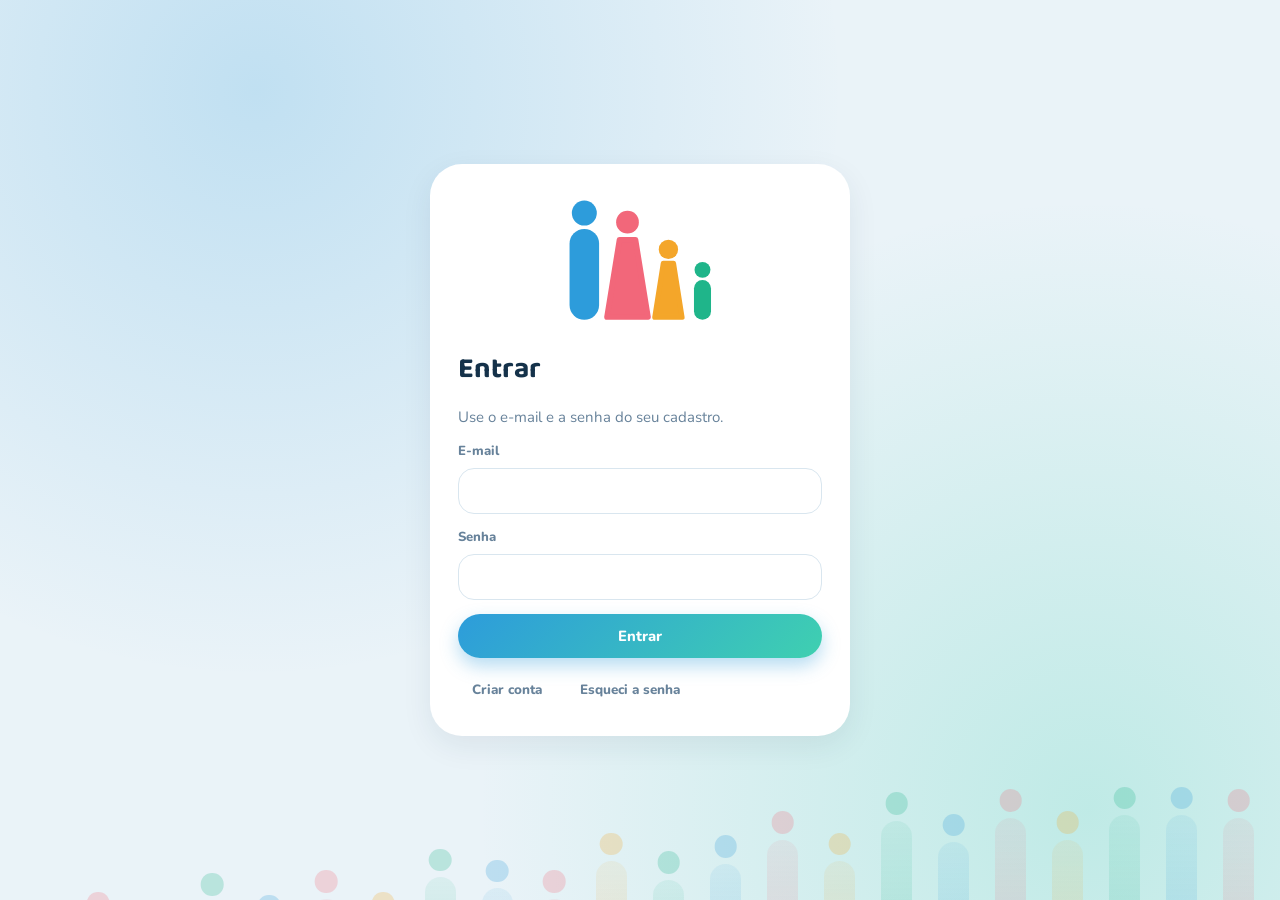
<file: index.html>
<!doctype html>
<html lang="pt-BR">
<head>
  <meta charset="utf-8">
  <meta name="viewport" content="width=device-width, initial-scale=1, viewport-fit=cover">
  <title>Nossa Finança</title>
  <meta name="description" content="Gestão financeira da família: lançamentos, contas fixas, cartões, metas e projeções.">
  <meta name="theme-color" content="#2d9cdb">
  <link rel="manifest" href="manifest.json">
  <link rel="icon" href="assets/icons/icon.svg" type="image/svg+xml">
  <link rel="apple-touch-icon" href="assets/icons/apple-touch-icon.png">
  <link rel="preconnect" href="https://fonts.googleapis.com">
  <link rel="preconnect" href="https://fonts.gstatic.com" crossorigin>
  <link rel="stylesheet" href="https://fonts.googleapis.com/css2?family=Baloo+2:wght@500;600;700&family=Nunito:wght@400;600;700;800&display=swap">
  <link rel="stylesheet" href="css/global.css">
  <link rel="stylesheet" href="css/components.css">
  <link rel="stylesheet" href="css/dashboard.css">
  <link rel="stylesheet" href="css/modals.css">
  <link rel="stylesheet" href="css/responsive.css">
  <link rel="stylesheet" href="css/fx.css">
  <script>try{var t=localStorage.getItem("nf.theme")||(matchMedia("(prefers-color-scheme: dark)").matches?"dark":"light");document.documentElement.setAttribute("data-theme",t)}catch(e){}</script>
</head>
<body>
  <div id="busy" class="busy" aria-hidden="true"></div>

  <!-- Tela de conexão (primeiro acesso) -->
  <section id="connect" class="connect" hidden><div id="connect-card" class="connect-card"></div></section>

  <!-- Aplicativo -->
  <div id="app" class="app" hidden>
    <aside id="side" class="side" aria-label="Menu principal">
      <div class="waves" id="side-waves" aria-hidden="true"></div>
      <div class="side-top">
        <div class="brand"><span id="brand-logo" class="brand-logo"></span><span class="brand-name">Nossa Finança</span></div>
        <button id="side-toggle" class="btn-icon side-toggle" type="button" aria-expanded="false" aria-label="Expandir menu"></button>
      </div>
      <nav id="nav" class="nav"></nav>
      <div class="side-foot">
        <button id="hover-side" class="nav-i" type="button" role="switch" aria-checked="false" title="Abrir o menu ao passar o mouse"></button>
        <button id="theme-side" class="nav-i" type="button" title="Alternar tema claro/escuro"></button>
        <button id="sync-btn" class="nav-i" type="button" title="Sincronizar agora"></button>
      </div>
    </aside>
    <div id="side-backdrop" class="side-backdrop"></div>

    <div class="main">
      <header class="topbar">
        <button id="menu-btn" class="btn-icon menu-btn" type="button" aria-label="Abrir menu"></button>
        <h1 id="page-title" class="page-title">Painel</h1>
        <div class="top-tools">
          <button id="theme-btn" class="btn-icon theme-btn" type="button" aria-label="Alternar tema claro/escuro" title="Tema claro/escuro"></button>
          <div id="scope" class="seg seg-scope" role="radiogroup" aria-label="Quem ver"></div>
          <button id="top-alert" class="top-alert" type="button" hidden></button>
          <div id="month-nav" class="month-nav" hidden>
            <button id="m-prev" class="btn-icon sm" type="button" aria-label="Mês anterior"></button>
            <button id="m-label" class="m-label" type="button" title="Voltar para o mês atual"></button>
            <button id="m-next" class="btn-icon sm" type="button" aria-label="Próximo mês"></button>
          </div>
        </div>
      </header>
      <main id="view" class="view" tabindex="-1"></main>
    </div>

    <!-- Botão de ação rápida: expande em bolhas -->
    <div id="fab" class="fab">
      <div class="fab-menu" id="fab-menu" hidden>
        <button type="button" class="fab-i" data-act="tx"><span class="fab-t">Novo lançamento</span><span class="fab-b" data-ic="plus"></span></button>
        <button type="button" class="fab-i" data-act="paste"><span class="fab-t">Colar notificação</span><span class="fab-b" data-ic="paste"></span></button>
        <button type="button" class="fab-i" data-act="payslip"><span class="fab-t">Lançar contracheque</span><span class="fab-b" data-ic="doc"></span></button>
      </div>
      <button id="fab-btn" class="fab-btn" type="button" aria-expanded="false" aria-label="Ações rápidas"></button>
    </div>
    <nav id="tabbar" class="tabbar" aria-label="Navegação rápida"></nav>
  </div>

  <div id="toasts" aria-live="polite"></div>
  <noscript>Este aplicativo precisa de JavaScript.</noscript>
  <script type="module" src="js/app.js"></script>
</body>
</html>
</file>
<file: css/global.css>
/* global.css — tokens, base, botões, formulários e a estrutura do app (menu lateral, topo, área de conteúdo).
   Direção visual: bolhas e gotas, cantos bem arredondados, azul-céu com menta e coral, tipografia redonda. */
:root {
  --bg: #eaf3f8; --surface: #ffffff; --surface-2: #f3f8fb; --ink: #15324a; --muted: #67829a; --line: #d9e6ef;
  --brand: #2d9cdb; --brand-strong: #1b78b3; --brand-soft: #dcf0fb; --mint: #3fd0b0;
  --income: #1fb58a; --expense: #f2677a; --warn: #f4a62a; --info: #5d8df6; --violet: #8b7cf6; --sky: #4ab3e8; --amber: #f4a62a; --ok: #1fb58a; --bad: #f2677a;
  --r-l: 26px; --r-m: 18px; --r-s: 12px; --shadow: 0 10px 30px rgba(21, 50, 74, .08); --shadow-s: 0 4px 14px rgba(21, 50, 74, .08);
  --font-d: 'Baloo 2', 'Nunito', system-ui, sans-serif; --font-b: 'Nunito', system-ui, -apple-system, 'Segoe UI', sans-serif;
  --side-c: 78px; --side-o: 272px; --ease: cubic-bezier(.2, .9, .25, 1); --pop: cubic-bezier(.2, 1.25, .35, 1);
  --logo-1: #2d9cdb; --logo-2: #f2677a; --logo-3: #1fb58a; --logo-4: #f4a62a;
  --orb-1: #7cc9f4; --orb-2: #b9a8ff; --orb-3: #7de3c8; --orb-op: .5; --glass: rgba(255, 255, 255, .55); --glass-line: rgba(255, 255, 255, .7);
  --wave-1: rgba(45, 156, 219, .18); --wave-2: rgba(63, 208, 176, .2); --wave-3: rgba(244, 166, 42, .14); --wave-speed: 1;
  color-scheme: light;
}
:root[data-theme="dark"] {
  --bg: #0b1824; --surface: #13283a; --surface-2: #1a3248; --ink: #e8f2f9; --muted: #8fa9bd; --line: #25425a;
  --brand: #4db5ee; --brand-strong: #7cc9f4; --brand-soft: #173a54; --mint: #3fd0b0; --shadow: 0 10px 30px rgba(0, 0, 0, .4); --shadow-s: 0 4px 14px rgba(0, 0, 0, .32);
  --logo-1: #5fc0f5; --logo-2: #ff8a9a; --logo-3: #4ee0bf; --logo-4: #ffc15a;
  --orb-1: #4db5ee; --orb-2: #8b7cf6; --orb-3: #3fd0b0; --orb-op: .26; --glass: rgba(19, 40, 58, .55); --glass-line: rgba(255, 255, 255, .09);
  --wave-1: rgba(77, 181, 238, .22); --wave-2: rgba(139, 124, 246, .2); --wave-3: rgba(63, 208, 176, .2); --wave-speed: 1.45;
  color-scheme: dark;
}
*, *::before, *::after { box-sizing: border-box; }
html, body { height: 100%; }
body { margin: 0; background: var(--bg); color: var(--ink); font: 400 15px/1.5 var(--font-b); -webkit-font-smoothing: antialiased; overflow-x: hidden; }
body.modal-open { overflow: hidden; }
h1, h2, h3, h4, p { margin: 0; }
h2, h3, h4 { font-family: var(--font-d); font-weight: 600; line-height: 1.2; }
a { color: var(--brand-strong); }
button, input, select, textarea { font: inherit; color: inherit; }
button { cursor: pointer; }
[hidden] { display: none !important; }
:focus-visible { outline: 3px solid color-mix(in srgb, var(--brand) 55%, transparent); outline-offset: 2px; }
.ic { width: 22px; height: 22px; flex: none; }
.muted { color: var(--muted); } .small { font-size: .82rem; } .grow { flex: 1; }
.mono { font-family: ui-monospace, SFMono-Regular, Menlo, monospace; font-size: .82rem; word-break: break-all; }
.pos { color: var(--income); } .neg { color: var(--expense); } .neu { color: var(--muted); }
.stack { display: flex; flex-direction: column; gap: 14px; }
code { background: var(--surface-2); padding: 1px 6px; border-radius: 6px; font-size: .85em; }

/* barra de carregamento no topo */
.busy { position: fixed; inset: 0 0 auto 0; height: 4px; z-index: 100; background: linear-gradient(90deg, transparent, var(--brand), var(--mint), transparent); background-size: 50% 100%; background-repeat: no-repeat; opacity: 0; transition: opacity .2s; pointer-events: none; }
.busy.on { opacity: 1; animation: slide 1.1s linear infinite; }
@keyframes slide { from { background-position: -50% 0; } to { background-position: 150% 0; } }

/* botões em formato de pílula */
.btn { display: inline-flex; align-items: center; justify-content: center; gap: 8px; min-height: 44px; padding: 0 20px; border: 0; border-radius: 999px; font-weight: 800; font-size: .92rem; background: var(--surface-2); color: var(--ink); transition: transform .18s var(--pop), box-shadow .18s, background .2s; text-decoration: none; }
.btn:hover { transform: translateY(-2px); } .btn:active { transform: scale(.97); }
.btn:disabled { opacity: .6; cursor: progress; transform: none; }
.btn-primary { background: linear-gradient(135deg, var(--brand), var(--mint)); color: #fff; box-shadow: 0 8px 18px color-mix(in srgb, var(--brand) 35%, transparent); }
.btn-soft { background: var(--brand-soft); color: var(--brand-strong); }
.btn-ghost { background: transparent; color: var(--muted); } .btn-ghost:hover { background: var(--surface-2); }
.btn-danger { background: color-mix(in srgb, var(--expense) 14%, transparent); color: var(--expense); }
.btn-block { width: 100%; } .btn.sm { min-height: 36px; padding: 0 14px; font-size: .84rem; }
.btn.loading::after { content: ""; width: 14px; height: 14px; border-radius: 50%; border: 2px solid currentColor; border-right-color: transparent; animation: spin .7s linear infinite; }
@keyframes spin { to { transform: rotate(360deg); } }
.btn-icon { display: inline-grid; place-items: center; width: 44px; height: 44px; border: 0; border-radius: 50%; background: var(--surface-2); color: var(--ink); transition: transform .2s var(--pop), background .2s; }
.btn-icon:hover { background: var(--brand-soft); } .btn-icon.sm { width: 34px; height: 34px; } .btn-icon.sm .ic { width: 18px; height: 18px; }

/* formulários */
.field { display: flex; flex-direction: column; gap: 6px; min-width: 0; }
.field > label, .filter-grid label, .split-grid label, .inline-sel { font-weight: 800; font-size: .82rem; color: var(--muted); }
.field > label i { font-weight: 600; opacity: .8; }
input:not([type=checkbox]):not([type=radio]):not([type=file]), select, textarea { width: 100%; min-height: 46px; padding: 10px 14px; border: 1.5px solid var(--line); border-radius: 16px; background: var(--surface); transition: border-color .2s, box-shadow .2s; }
textarea { min-height: 84px; resize: vertical; }
input:focus, select:focus, textarea:focus { outline: 0; border-color: var(--brand); box-shadow: 0 0 0 4px color-mix(in srgb, var(--brand) 18%, transparent); }
.field.bad input, .field.bad select, .field.bad textarea { border-color: var(--expense); }
.hint { color: var(--muted); font-size: .78rem; } .err { color: var(--expense); font-size: .8rem; font-weight: 700; } .err:empty { display: none; }
.form-error { background: color-mix(in srgb, var(--expense) 12%, transparent); color: var(--expense); border-radius: 14px; padding: 10px 14px; font-weight: 700; margin-bottom: 12px; }
.check { display: flex; align-items: center; gap: 10px; } .check input { width: 20px; height: 20px; accent-color: var(--brand); }

/* estrutura */
.app { min-height: 100%; padding-left: var(--side-c); }
.side { position: fixed; inset: 0 auto 0 0; z-index: 40; width: var(--side-c); display: flex; flex-direction: column; gap: 10px; padding: 14px 12px; background: var(--surface); border-right: 1px solid var(--line); overflow: hidden; transition: width .32s var(--ease), box-shadow .32s; }
.side.open { width: var(--side-o); box-shadow: 18px 0 50px rgba(21, 50, 74, .18); }
.side-top { display: flex; align-items: center; gap: 8px; min-height: 48px; }
.brand { display: flex; align-items: center; gap: 12px; min-width: 0; padding-left: 6px; }
.brand-name { font: 700 1.02rem var(--font-d); white-space: nowrap; opacity: 0; transition: opacity .2s; }
.side.open .brand-name { opacity: 1; transition-delay: .1s; }
.side-toggle { margin-left: auto; flex: none; width: 38px; height: 38px; }
.side:not(.open) .side-toggle { margin: 0 auto; }
.side:not(.open) .side-top { justify-content: center; flex-direction: column; gap: 6px; } .side:not(.open) .brand { padding-left: 0; width: 46px; }
.side-toggle .ic { transition: transform .3s var(--ease); } .side.open .side-toggle .ic { transform: rotate(180deg); }
.nav { display: flex; flex-direction: column; gap: 4px; overflow-y: auto; overflow-x: hidden; flex: 1; padding: 4px 0; scrollbar-width: none; }
.nav-i { position: relative; display: flex; align-items: center; gap: 14px; min-height: 48px; padding: 0 14px; border: 0; border-radius: 18px; background: transparent; color: var(--muted); font-weight: 800; text-decoration: none; white-space: nowrap; transition: background .2s, color .2s, transform .2s var(--pop); text-align: left; }
.nav-i:hover { background: var(--surface-2); color: var(--ink); transform: translateX(2px); }
.nav-i.on { background: var(--brand-soft); color: var(--brand-strong); }
.nav-l { opacity: 0; transition: opacity .2s; } .side.open .nav-l { opacity: 1; transition-delay: .08s; }
.nav-badge { position: absolute; left: 30px; top: 5px; min-width: 20px; height: 20px; padding: 0 6px; border-radius: 999px; background: var(--expense); color: #fff; font-size: .7rem; font-weight: 800; display: grid; place-items: center; }
.side-foot { border-top: 1px solid var(--line); padding-top: 8px; }
.side-backdrop { display: none; }

.main { min-width: 0; }
.topbar { position: sticky; top: 0; z-index: 20; display: flex; align-items: center; gap: 14px; flex-wrap: wrap; padding: 12px 24px; background: color-mix(in srgb, var(--bg) 82%, transparent); backdrop-filter: blur(14px); }
.menu-btn { display: none; }
.page-title { font: 700 1.35rem var(--font-d); margin-right: auto; }
.top-tools { display: flex; align-items: center; gap: 10px; flex-wrap: wrap; }
.month-nav { display: flex; align-items: center; gap: 2px; padding: 3px; border-radius: 999px; background: var(--surface); box-shadow: var(--shadow-s); }
.m-label { min-width: 138px; height: 34px; border: 0; background: transparent; font-weight: 800; border-radius: 999px; }
.m-label:hover { background: var(--surface-2); }
.view { padding: 8px 24px 120px; max-width: 1240px; margin: 0 auto; display: flex; flex-direction: column; gap: 18px; outline: 0; }
.view.enter { animation: page-in .42s var(--ease); }
@keyframes page-in { from { opacity: 0; transform: translateY(14px); } to { opacity: 1; transform: none; } }
.page-head { display: flex; align-items: flex-end; justify-content: space-between; gap: 14px; flex-wrap: wrap; }
.h1 { font: 700 1.7rem var(--font-d); }
.head-actions, .btn-row { display: flex; gap: 10px; flex-wrap: wrap; align-items: center; }
.sub-h { font: 600 1.05rem var(--font-d); margin: 4px 0 0; }

/* segmentado (escopo, tipo, individual/compartilhado) */
.seg { display: inline-flex; gap: 2px; padding: 4px; border-radius: 999px; background: var(--surface); box-shadow: var(--shadow-s); max-width: 100%; overflow-x: auto; scrollbar-width: none; }
.form .seg { background: var(--surface-2); box-shadow: none; }
.seg-i { position: relative; } .seg-i input { position: absolute; opacity: 0; inset: 0; }
.seg-i span { display: block; padding: 7px 16px; border-radius: 999px; font-weight: 800; font-size: .86rem; white-space: nowrap; color: var(--muted); transition: background .2s, color .2s, transform .2s var(--pop); }
.seg-i input:checked + span { background: linear-gradient(135deg, var(--brand), var(--mint)); color: #fff; transform: scale(1.03); }
.seg-i input:focus-visible + span { outline: 3px solid color-mix(in srgb, var(--brand) 55%, transparent); }

/* tela de conexão */
.connect { min-height: 100%; display: grid; place-items: center; padding: 24px; background: radial-gradient(circle at 20% 10%, color-mix(in srgb, var(--brand) 22%, transparent), transparent 45%), radial-gradient(circle at 85% 90%, color-mix(in srgb, var(--mint) 25%, transparent), transparent 45%), var(--bg); }
.connect-card { width: min(100%, 420px); display: flex; flex-direction: column; gap: 14px; padding: 28px; border-radius: 32px; background: var(--surface); box-shadow: var(--shadow); animation: page-in .5s var(--ease); }
.connect-card h1 { font: 700 1.8rem var(--font-d); }

@media (prefers-reduced-motion: reduce) { *, *::before, *::after { animation-duration: .001ms !important; animation-iteration-count: 1 !important; transition-duration: .001ms !important; } }
</file>
<file: css/components.css>
/* components.css — cards, gotas, pílulas, listas, extrato, contas/cartões/metas, insights e tabelas. */
.card { background: var(--surface); border-radius: var(--r-l); box-shadow: var(--shadow); padding: 20px 22px; min-width: 0; }
.card-h { display: flex; align-items: center; justify-content: space-between; gap: 12px; margin-bottom: 14px; flex-wrap: wrap; }
.card-h h3 { font-size: 1.1rem; }
.grid-2 { display: grid; grid-template-columns: repeat(2, minmax(0, 1fr)); gap: 18px; }
.plain { list-style: none; margin: 8px 0 0; padding: 0; display: flex; flex-direction: column; gap: 8px; }
.note { display: flex; gap: 10px; align-items: flex-start; padding: 12px 14px; border-radius: 18px; background: color-mix(in srgb, var(--warn) 14%, transparent); font-size: .9rem; margin-bottom: 12px; flex-direction: column; }
.note .ic { color: var(--warn); }
.more-link { display: inline-block; margin-top: 10px; font-weight: 800; text-decoration: none; }
.inline-form { display: flex; gap: 12px; align-items: flex-end; flex-wrap: wrap; margin: 12px 0; } .inline-form .field { flex: 1; min-width: 150px; }
.inline-sel { display: inline-flex; align-items: center; gap: 8px; } .inline-sel select { width: auto; min-height: 44px; }

/* gota (ícone de categoria) */
.drop { --c: #8395a7; flex: none; width: 44px; height: 44px; margin: 3px; border-radius: 14px; display: grid; place-items: center; background: color-mix(in srgb, var(--c) 18%, var(--surface)); border: 2px solid color-mix(in srgb, var(--c) 42%, transparent); box-shadow: 0 4px 10px color-mix(in srgb, var(--c) 22%, transparent); }
.drop > span { font-size: 1.25rem; line-height: 1; }
.drop.sm { width: 24px; height: 24px; margin: 2px; border-width: 1.5px; border-radius: 8px; } .drop.sm > span { font-size: .78rem; }

.pill { display: inline-flex; align-items: center; padding: 3px 11px; border-radius: 999px; font-size: .74rem; font-weight: 800; white-space: nowrap; background: var(--surface-2); color: var(--muted); }
.pill-ok { background: color-mix(in srgb, var(--ok) 16%, transparent); color: var(--ok); }
.pill-warn { background: color-mix(in srgb, var(--warn) 20%, transparent); color: #b77905; }
.pill-bad { background: color-mix(in srgb, var(--bad) 15%, transparent); color: var(--bad); }
.pill-info { background: color-mix(in srgb, var(--info) 16%, transparent); color: var(--info); }
:root[data-theme="dark"] .pill-warn { color: var(--warn); }
.count { display: inline-grid; place-items: center; min-width: 20px; height: 20px; padding: 0 6px; border-radius: 999px; background: var(--expense); color: #fff; font-size: .7rem; font-weight: 800; }

.empty { display: flex; flex-direction: column; align-items: center; gap: 8px; text-align: center; padding: 28px 12px; }
.empty-ic { display: grid; place-items: center; width: 64px; height: 64px; border-radius: 18px; background: var(--brand-soft); color: var(--brand-strong); margin-bottom: 8px; }
.empty-ic .ic { width: 28px; height: 28px; }
.empty h3 { font-size: 1.1rem; } .empty p { color: var(--muted); max-width: 42ch; margin-bottom: 8px; }
.skeleton { height: 96px; border-radius: var(--r-m); background: linear-gradient(90deg, var(--surface) 25%, var(--surface-2) 50%, var(--surface) 75%); background-size: 200% 100%; animation: shimmer 1.2s infinite; }
@keyframes shimmer { to { background-position: -200% 0; } }

/* barras de progresso */
.bar { height: 12px; border-radius: 999px; background: var(--surface-2); overflow: hidden; margin: 6px 0; }
.bar > i { display: block; height: 100%; border-radius: inherit; background: linear-gradient(90deg, var(--brand), var(--mint)); transition: width .7s var(--ease); }
.bar-warn > i { background: linear-gradient(90deg, #f4a62a, #f7c24a); } .bar-over > i { background: linear-gradient(90deg, #f2677a, #ff8a5b); }

/* extrato */
.tx-card { padding: 8px 10px 14px; }
.day-h { display: flex; justify-content: space-between; padding: 14px 12px 6px; font-size: .8rem; font-weight: 800; color: var(--muted); text-transform: capitalize; }
.tx { display: flex; align-items: center; gap: 12px; width: 100%; padding: 8px 12px; border: 0; border-radius: 20px; background: transparent; text-align: left; transition: background .15s, transform .2s var(--pop); }
.tx:hover { background: var(--surface-2); transform: translateX(3px); }
.tx-main { display: flex; flex-direction: column; gap: 1px; min-width: 0; flex: 1; }
.tx-t { font-weight: 800; overflow: hidden; text-overflow: ellipsis; white-space: nowrap; }
.tx-s { font-size: .8rem; color: var(--muted); overflow: hidden; text-overflow: ellipsis; white-space: nowrap; }
.tx-tags { display: flex; gap: 4px; flex-wrap: wrap; margin-top: 3px; }
.tx-amt { font: 700 1.02rem var(--font-d); white-space: nowrap; }
.filters { display: flex; flex-direction: column; gap: 10px; }
.search { display: flex; align-items: center; gap: 10px; padding: 0 16px; border-radius: 999px; background: var(--surface); box-shadow: var(--shadow-s); color: var(--muted); }
.search input { border: 0 !important; box-shadow: none !important; background: transparent !important; min-height: 48px; padding: 0; }
.filter-grid { display: grid; grid-template-columns: repeat(auto-fill, minmax(190px, 1fr)); gap: 12px; margin-bottom: 12px; }
.filter-grid label { display: flex; flex-direction: column; gap: 6px; }

/* acordeão com expansão suave */
.expander { background: var(--surface); border-radius: var(--r-m); box-shadow: var(--shadow-s); }
.expander-h { display: flex; align-items: center; gap: 8px; width: 100%; padding: 12px 18px; border: 0; background: transparent; font-weight: 800; border-radius: inherit; }
.expander-h .chev { margin-left: auto; transition: transform .3s var(--ease); } .expander.open .chev { transform: rotate(180deg); }
.expander-b { display: grid; grid-template-rows: 0fr; transition: grid-template-rows .35s var(--ease); }
.expander.open .expander-b { grid-template-rows: 1fr; }
.expander-b > div { overflow: hidden; padding: 0 18px; } .expander.open .expander-b > div { padding-bottom: 16px; }

/* contas, cartões, metas */
.ent-grid { display: grid; grid-template-columns: repeat(auto-fill, minmax(300px, 1fr)); gap: 18px; }
.ent { display: flex; flex-direction: column; gap: 10px; padding: 20px; border-radius: var(--r-l); background: var(--surface); box-shadow: var(--shadow); position: relative; overflow: hidden; transition: transform .25s var(--pop), box-shadow .25s; }
.ent:hover { transform: translateY(-4px); box-shadow: 0 16px 36px rgba(21, 50, 74, .13); }
.ent::after { content: ""; position: absolute; right: -40px; top: -40px; width: 120px; height: 120px; border-radius: 50%; background: color-mix(in srgb, var(--brand) 9%, transparent); pointer-events: none; }
.ent-food::after { background: color-mix(in srgb, var(--mint) 14%, transparent); }
.ent-h { display: flex; align-items: center; gap: 12px; position: relative; z-index: 1; } .ent-h > div { flex: 1; min-width: 0; }
.ent-h h3 { font-size: 1.05rem; overflow: hidden; text-overflow: ellipsis; }
.ent-ic { display: grid; place-items: center; width: 46px; height: 46px; border-radius: 50%; background: var(--brand-soft); color: var(--brand-strong); flex: none; }
.ent-v { font: 700 1.85rem var(--font-d); position: relative; z-index: 1; } .ent-v small { font: 600 .85rem var(--font-b); }
.ent-actions { display: flex; gap: 8px; flex-wrap: wrap; margin-top: auto; padding-top: 6px; position: relative; z-index: 1; }
.goal-ring { width: 64px; flex: none !important; } .ring { width: 64px; height: 64px; display: block; } .ring-t { font: 700 15px var(--font-d); fill: var(--ink); }
.mini-list { list-style: none; margin: 0; padding: 0; display: flex; flex-direction: column; gap: 8px; }
.mini-list li { display: flex; justify-content: space-between; align-items: center; gap: 8px; padding: 8px 12px; border-radius: 14px; background: var(--surface-2); font-size: .88rem; }
.mini-row { display: flex; align-items: center; gap: 12px; padding: 6px 8px; border-radius: 18px; color: inherit; text-decoration: none; transition: background .15s; } .mini-row:hover { background: var(--surface-2); }
.mini-row > span:nth-child(2) { flex: 1; display: flex; flex-direction: column; min-width: 0; } .mini-row > span:last-child { text-align: right; white-space: nowrap; }

/* contas fixas */
.bill-list { display: flex; flex-direction: column; gap: 12px; }
.bill { display: grid; grid-template-columns: auto 1fr auto; gap: 8px 14px; align-items: center; padding: 14px 18px; border-radius: var(--r-m); background: var(--surface); box-shadow: var(--shadow-s); border-left: 6px solid var(--info); transition: transform .2s var(--pop); }
.bill:hover { transform: translateX(3px); }
.bill.st-paid { border-left-color: var(--ok); } .bill.st-late { border-left-color: var(--bad); }
.bill-main h3 { font-size: 1.02rem; } .bill-r { display: flex; flex-direction: column; align-items: flex-end; gap: 4px; font: 700 1.05rem var(--font-d); }
.bill-a { grid-column: 1 / -1; display: flex; gap: 8px; flex-wrap: wrap; } .hint-warn { color: #b77905; font-size: .82rem; font-weight: 800; }
:root[data-theme="dark"] .hint-warn { color: var(--warn); }

/* insights */
.insight-list { display: grid; grid-template-columns: repeat(auto-fill, minmax(300px, 1fr)); gap: 14px; }
.insight { --t: var(--info); display: flex; gap: 14px; padding: 16px 18px; border-radius: var(--r-l); background: var(--surface); box-shadow: var(--shadow-s); color: inherit; text-decoration: none; border: 2px solid color-mix(in srgb, var(--t) 22%, transparent); transition: transform .25s var(--pop); }
.insight:hover { transform: translateY(-3px); }
.insight.lv-bad { --t: var(--bad); } .insight.lv-warn { --t: var(--warn); } .insight.lv-good { --t: var(--ok); }
.insight-ic { display: grid; place-items: center; width: 42px; height: 42px; flex: none; border-radius: 13px; background: color-mix(in srgb, var(--t) 18%, transparent); color: var(--t); }
.insight-ic .ic { }
.insight-k { display: block; font-size: .72rem; font-weight: 800; color: var(--t); text-transform: uppercase; letter-spacing: .04em; }
.insight p { color: var(--muted); font-size: .9rem; margin-top: 2px; }

/* notificações */
.tabs { display: flex; gap: 6px; overflow-x: auto; padding-bottom: 2px; scrollbar-width: none; }
.tab { display: inline-flex; align-items: center; gap: 8px; border: 0; padding: 10px 18px; border-radius: 999px; background: var(--surface); font-weight: 800; color: var(--muted); white-space: nowrap; box-shadow: var(--shadow-s); }
.tab.on { background: linear-gradient(135deg, var(--brand), var(--mint)); color: #fff; }
.notif-list { display: flex; flex-direction: column; gap: 14px; }
.notif { display: flex; flex-direction: column; gap: 10px; padding: 16px 18px; border-radius: var(--r-l); background: var(--surface); box-shadow: var(--shadow-s); animation: page-in .35s var(--ease); }
.notif header { display: flex; justify-content: space-between; gap: 10px; } .notif-app { font-weight: 800; }
.notif blockquote { margin: 0; padding: 10px 14px; border-radius: 16px; background: var(--surface-2); color: var(--muted); font-size: .9rem; border-left: 4px solid var(--line); }
.notif-parsed { display: flex; align-items: center; gap: 10px; flex-wrap: wrap; } .notif-amt { font: 700 1.3rem var(--font-d); }
.notif-m { font-weight: 800; } .notif-c { display: inline-flex; align-items: center; gap: 4px; color: var(--muted); font-size: .88rem; }
.notif-a { display: flex; gap: 8px; align-items: center; }

/* planejamento e tabelas */
.plan-row { margin: 14px 0; } .plan-h { display: flex; justify-content: space-between; align-items: center; }
.split-grid { display: grid; grid-template-columns: repeat(auto-fit, minmax(110px, 1fr)); gap: 12px; margin: 12px 0; } .split-grid label { display: flex; flex-direction: column; gap: 6px; }
.split-foot { display: flex; align-items: center; justify-content: space-between; gap: 10px; flex-wrap: wrap; }
.table-wrap { overflow-x: auto; } .tbl { width: 100%; border-collapse: collapse; font-size: .9rem; }
.tbl th { text-align: left; font-size: .76rem; color: var(--muted); padding: 8px 10px; } .tbl td { padding: 10px; border-top: 1px solid var(--line); }
.tbl .num { text-align: right; white-space: nowrap; font-variant-numeric: tabular-nums; }
details.items { margin-bottom: 14px; } details.items summary { cursor: pointer; font-weight: 800; padding: 6px 0; }
.cat-grid { display: grid; grid-template-columns: repeat(auto-fill, minmax(260px, 1fr)); gap: 10px; margin: 8px 0 16px; }
.cat-i { display: flex; align-items: center; gap: 8px; padding: 6px 12px; border-radius: 22px; background: var(--surface-2); flex-wrap: wrap; } .cat-n { font-weight: 800; flex: 1; min-width: 80px; }
.app-i { display: flex; justify-content: space-between; align-items: center; gap: 8px; padding: 6px 12px; border-radius: 16px; background: var(--surface-2); }
.onboard .steps { list-style: none; margin: 12px 0 0; padding: 0; display: grid; gap: 10px; }
.onboard li a { display: flex; align-items: center; gap: 12px; padding: 10px 14px; border-radius: 18px; background: var(--surface-2); color: inherit; text-decoration: none; font-weight: 800; }
.step-dot { display: grid; place-items: center; width: 26px; height: 26px; border-radius: 50%; border: 2px solid var(--line); } .done .step-dot { background: var(--ok); border-color: var(--ok); color: #fff; } .done a { opacity: .6; text-decoration: line-through; }
.how .plain li { padding: 8px 14px; border-radius: 16px; background: var(--surface-2); }
</file>
<file: css/dashboard.css>
/* dashboard.css — indicadores em bolhas e gráficos. */
.kpi-grid { display: grid; grid-template-columns: repeat(auto-fill, minmax(210px, 1fr)); gap: 14px; }
.kpi-row { display: grid; grid-template-columns: repeat(auto-fit, minmax(170px, 1fr)); gap: 12px; }
.kpi { --tone: var(--brand); position: relative; display: flex; flex-direction: column; gap: 2px; padding: 16px 18px; min-height: 98px; border-radius: var(--r-l); background: var(--surface); box-shadow: var(--shadow-s); overflow: hidden; color: inherit; text-decoration: none; transition: transform .25s var(--pop), box-shadow .25s; }
a.kpi:hover { transform: translateY(-4px) scale(1.01); box-shadow: var(--shadow); }
.kpi::before { content: ""; position: absolute; right: -28px; top: -28px; width: 100px; height: 100px; border-radius: 50%; background: color-mix(in srgb, var(--tone) 16%, transparent); }
.kpi::after { content: ""; position: absolute; right: 34px; top: 52px; width: 30px; height: 30px; border-radius: 50%; background: color-mix(in srgb, var(--tone) 10%, transparent); }
.kpi > * { position: relative; z-index: 1; }
.kpi-l { font-weight: 800; font-size: .8rem; color: var(--muted); }
.kpi-v { font: 700 1.4rem var(--font-d); color: var(--ink); word-break: break-word; }
.kpi-v.pos { color: var(--income); } .kpi-v.neg { color: var(--expense); }
.kpi-s { font-size: .78rem; color: var(--muted); }
.kpi.big { min-height: 118px; } .kpi.big .kpi-v { font-size: 1.85rem; }
.kpi.mini { min-height: 78px; padding: 12px 16px; } .kpi.mini .kpi-v { font-size: 1.2rem; }
.kpi-hero { min-height: 120px; } .kpi-hero .kpi-v { font-size: 2.2rem; }
.tone-brand { --tone: var(--brand); } .tone-income, .tone-ok { --tone: var(--income); } .tone-expense, .tone-bad { --tone: var(--expense); }
.tone-info { --tone: var(--info); } .tone-violet { --tone: var(--violet); } .tone-sky { --tone: var(--sky); } .tone-amber { --tone: var(--amber); }
.kpi.tone-bad .kpi-v { color: var(--expense); }

.chart { width: 100%; height: auto; display: block; }
.chart .grid { stroke: var(--line); stroke-width: 1; stroke-dasharray: 3 5; }
.chart .tick { fill: var(--muted); font: 600 11px var(--font-b); }
.chart-wrap { margin: 8px 0 14px; }
.legend { display: flex; gap: 16px; flex-wrap: wrap; justify-content: center; margin-top: 6px; font-size: .82rem; font-weight: 700; color: var(--muted); }
.lg { display: inline-flex; align-items: center; gap: 6px; } .lg i, .legend-list i { width: 11px; height: 11px; border-radius: 50%; display: inline-block; flex: none; }
.donut { display: flex; align-items: center; gap: 22px; flex-wrap: wrap; justify-content: center; }
.donut svg { width: 176px; height: 176px; flex: none; } .d-top { font: 700 17px var(--font-d); fill: var(--ink); } .d-bot { font: 600 11px var(--font-b); fill: var(--muted); }
.legend-list { list-style: none; margin: 0; padding: 0; display: flex; flex-direction: column; gap: 8px; flex: 1; min-width: 170px; }
.legend-list li { display: flex; align-items: center; gap: 8px; font-size: .88rem; } .legend-list span { flex: 1; } .legend-list b { font-variant-numeric: tabular-nums; }
.chips { display: flex; gap: 10px; flex-wrap: wrap; margin-bottom: 8px; }
.chip { display: flex; flex-direction: column; padding: 8px 16px; border-radius: 20px; background: color-mix(in srgb, var(--expense) 10%, transparent); } .chip small { color: var(--muted); font-weight: 800; } .chip b { font: 700 1.05rem var(--font-d); }
</file>
<file: css/modals.css>
/* modals.css — janelas de edição, confirmação, avisos (toasts) e o botão de ação rápida. */
.modal-backdrop { position: fixed; inset: 0; z-index: 80; display: flex; align-items: center; justify-content: center; padding: 20px; background: rgba(13, 27, 39, 0); backdrop-filter: blur(0); transition: background .25s, backdrop-filter .25s; }
.modal-backdrop.in { background: rgba(13, 27, 39, .5); backdrop-filter: blur(5px); }
.modal { width: min(100%, 520px); max-height: min(92dvh, 880px); display: flex; flex-direction: column; border-radius: 30px; background: var(--surface); box-shadow: 0 30px 80px rgba(0, 0, 0, .35); opacity: 0; transform: translateY(26px) scale(.94); transition: transform .38s var(--pop), opacity .2s; overflow: hidden; }
.modal-wide { width: min(100%, 680px); }
.modal-backdrop.in .modal { opacity: 1; transform: none; }
.modal-h { display: flex; align-items: center; justify-content: space-between; gap: 12px; padding: 18px 20px 6px 24px; } .modal-h h2 { font-size: 1.25rem; }
.modal-b { padding: 8px 24px 22px; overflow-y: auto; overscroll-behavior: contain; }
.modal-f { display: flex; gap: 10px; align-items: center; justify-content: flex-end; flex-wrap: wrap; margin-top: 18px; }
.confirm-text { color: var(--muted); margin: 4px 0 8px; }
.form-grid { display: grid; grid-template-columns: repeat(2, minmax(0, 1fr)); gap: 14px; } .form-grid .full { grid-column: 1 / -1; }
.pick-grid { display: flex; flex-wrap: wrap; gap: 6px; max-height: 150px; overflow-y: auto; padding: 4px; }
.pick { width: 40px; height: 40px; border: 2px solid transparent; border-radius: 12px; background: var(--surface-2); font-size: 1.15rem; transition: transform .2s var(--pop); }
.pick:hover { transform: scale(1.12); } .pick.on { border-color: var(--brand); background: var(--brand-soft); }
.pick-color { background: var(--c); border-radius: 50%; } .pick-color.on { border-color: var(--ink); box-shadow: 0 0 0 3px var(--surface) inset; }
.files { display: flex; flex-direction: column; gap: 8px; align-items: flex-start; }
.file-list, .att-existing { list-style: none; margin: 0; padding: 0; display: flex; flex-direction: column; gap: 6px; width: 100%; }
.file-list li, .att-existing li { display: flex; align-items: center; gap: 8px; padding: 6px 8px 6px 12px; border-radius: 14px; background: var(--surface-2); font-size: .88rem; } .file-list li span { flex: 1; overflow: hidden; text-overflow: ellipsis; white-space: nowrap; }
.att-existing { margin-top: 8px; } .att-existing li a { flex: 1; display: flex; gap: 8px; align-items: center; color: inherit; text-decoration: none; font-weight: 700; overflow: hidden; }

#toasts { position: fixed; left: 50%; bottom: 24px; transform: translateX(-50%); z-index: 120; display: flex; flex-direction: column; gap: 8px; align-items: center; width: min(92vw, 420px); pointer-events: none; }
.toast { padding: 12px 20px; border-radius: 999px; background: var(--ink); color: var(--surface); font-weight: 800; font-size: .9rem; box-shadow: var(--shadow); opacity: 0; transform: translateY(14px) scale(.95); transition: opacity .25s, transform .35s var(--pop); text-align: center; }
.toast.in { opacity: 1; transform: none; }
.toast-ok { background: var(--income); color: #fff; } .toast-err { background: var(--expense); color: #fff; } .toast-warn { background: var(--warn); color: #3b2a00; }

/* ação rápida: bolhas que se expandem */
.fab { position: fixed; right: 22px; bottom: 22px; z-index: 50; display: flex; flex-direction: column; align-items: flex-end; gap: 12px; }
.fab-btn { display: grid; place-items: center; width: 62px; height: 62px; border: 0; border-radius: 50%; background: linear-gradient(135deg, var(--brand), var(--mint)); color: #fff; box-shadow: 0 12px 28px color-mix(in srgb, var(--brand) 45%, transparent); transition: transform .35s var(--pop); }
.fab-btn .ic { width: 28px; height: 28px; transition: transform .35s var(--pop); } .fab.open .fab-btn .ic { transform: rotate(135deg); } .fab-btn:hover { transform: scale(1.07); }
.fab-menu { display: flex; flex-direction: column; gap: 10px; align-items: flex-end; }
.fab-i { display: flex; align-items: center; gap: 10px; border: 0; background: transparent; padding: 0; animation: bubble .4s var(--pop) backwards; }
.fab-i:nth-child(2) { animation-delay: .05s; } .fab-i:nth-child(1) { animation-delay: .1s; }
.fab-t { padding: 8px 16px; border-radius: 999px; background: var(--surface); box-shadow: var(--shadow); font-weight: 800; font-size: .86rem; }
.fab-b { display: grid; place-items: center; width: 48px; height: 48px; border-radius: 50%; background: var(--surface); color: var(--brand-strong); box-shadow: var(--shadow); transition: transform .2s var(--pop); } .fab-i:hover .fab-b { transform: scale(1.12); }
@keyframes bubble { from { opacity: 0; transform: translateY(30px) scale(.4); } to { opacity: 1; transform: none; } }
</file>
<file: css/responsive.css>
/* responsive.css — celular e tablet. No celular o menu vira uma gaveta que abre por cima. */
@media (max-width: 1000px) {
  .grid-2 { grid-template-columns: 1fr; }
}
@media (max-width: 800px) {
  .app { padding-left: 0; }
  .side { width: min(86vw, 290px); transform: translateX(-104%); transition: transform .34s var(--ease); box-shadow: none; }
  .side.open { width: min(86vw, 290px); transform: none; box-shadow: 20px 0 60px rgba(0, 0, 0, .35); }
  .nav-l, .brand-name { opacity: 1; }
  .side-backdrop { display: block; position: fixed; inset: 0; z-index: 35; background: rgba(13, 27, 39, .5); opacity: 0; pointer-events: none; transition: opacity .3s; }
  body.menu-open .side-backdrop { opacity: 1; pointer-events: auto; }
  .menu-btn { display: inline-grid; }
  .topbar { padding: 10px 14px; gap: 10px; }
  .page-title { font-size: 1.15rem; flex: 1; margin: 0; }
  .top-tools { width: 100%; justify-content: space-between; }
  .top-tools { flex-wrap: wrap; } .seg-scope { order: 3; flex: 1 1 100%; } .seg-scope .seg-i { flex: 1; } .seg-scope .seg-i span { text-align: center; padding: 7px 10px; }
  .m-label { min-width: 120px; }
  .view { padding: 6px 14px 130px; gap: 14px; }
  .h1 { font-size: 1.4rem; }
  .kpi-grid { grid-template-columns: repeat(2, minmax(0, 1fr)); gap: 10px; }
  .kpi { padding: 14px; min-height: 92px; } .kpi-v { font-size: 1.15rem; } .kpi.big .kpi-v { font-size: 1.35rem; } .kpi-hero .kpi-v { font-size: 1.8rem; }
  .kpi-row { grid-template-columns: repeat(2, minmax(0, 1fr)); }
  .card { padding: 16px; border-radius: 22px; }
  .ent-grid, .insight-list { grid-template-columns: 1fr; }
  .head-actions .btn { flex: 1; }
  .fab { right: 16px; bottom: calc(16px + env(safe-area-inset-bottom)); }
  .form-grid { grid-template-columns: 1fr; }
  .modal-backdrop { align-items: flex-end; padding: 0; }
  .modal, .modal-wide { width: 100%; max-height: 94dvh; border-radius: 28px 28px 0 0; transform: translateY(60px); }
  .modal-b { padding: 8px 18px calc(22px + env(safe-area-inset-bottom)); }
  .donut { justify-content: flex-start; }
}
@media (max-width: 480px) {
  .kpi-grid { grid-template-columns: 1fr 1fr; }
  .bill { grid-template-columns: auto 1fr; } .bill-r { grid-column: 1 / -1; flex-direction: row; justify-content: space-between; align-items: center; }
  .tx { padding: 8px 6px; gap: 10px; } .tx-amt { font-size: .95rem; }
  .filter-grid { grid-template-columns: 1fr 1fr; }
}
</file>
<file: css/fx.css>
/* fx.css — vidro, orbes, ondas, ripple, carregamento animado, notificações laterais, copo e velocímetro. */

/* ---------- camadas: orbes no fundo, app por cima ---------- */
.app, .connect { position: relative; z-index: 1; }
.orbs { position: fixed; inset: 0; z-index: 0; overflow: hidden; pointer-events: none; }
.orb { position: absolute; left: -32vw; top: var(--y); width: var(--s); height: var(--s); border-radius: 50%; opacity: var(--orb-op); filter: blur(14px);
  background: radial-gradient(circle at 32% 30%, color-mix(in srgb, var(--oc) 55%, #fff), var(--oc) 70%); animation: var(--r) var(--d) linear infinite; animation-delay: var(--delay); will-change: transform; }
.orb-1 { --oc: var(--orb-1); } .orb-2 { --oc: var(--orb-2); } .orb-3 { --oc: var(--orb-3); }
@keyframes orb-run-a { 0% { transform: translate(0, 0) scale(1); } 25% { transform: translate(40vw, -9vh) scale(1.12); } 50% { transform: translate(78vw, 7vh) scale(.92); } 75% { transform: translate(118vw, -6vh) scale(1.1); } 100% { transform: translate(170vw, 0) scale(1); } }
@keyframes orb-run-b { 0% { transform: translate(170vw, 4vh) scale(1); } 30% { transform: translate(120vw, -8vh) scale(1.1); } 60% { transform: translate(62vw, 8vh) scale(.9); } 100% { transform: translate(0, 0) scale(1); } }
.main { background: transparent; }

/* ---------- menu lateral em vidro (as orbes ficam foscas ao passar por trás) ---------- */
.side { background: var(--glass); -webkit-backdrop-filter: blur(22px) saturate(1.6); backdrop-filter: blur(22px) saturate(1.6); border-right: 1px solid var(--glass-line); overflow: hidden; }
.side::before { content: ""; position: absolute; inset: 0; z-index: 0; pointer-events: none; background: linear-gradient(115deg, rgba(255, 255, 255, .28), transparent 40%, rgba(255, 255, 255, .12) 70%, transparent); background-size: 220% 100%; animation: sheen 9s ease-in-out infinite alternate; opacity: .55; }
:root[data-theme="dark"] .side::before { opacity: .22; }
@keyframes sheen { from { background-position: 0% 0; } to { background-position: 100% 0; } }
.side > * { position: relative; z-index: 1; }
.side > .waves { position: absolute; z-index: 0; }
.side-top, .nav, .side-foot { position: relative; z-index: 2; }
.side-foot { border-top: 1px solid var(--glass-line); display: flex; flex-direction: column; gap: 4px; }
.nav-i { --i: 0; }
.nav-l, .brand-name { transform: translateX(-10px); transition: opacity .25s, transform .4s var(--pop); transition-delay: 0s; }
.side.open .nav-l, .side.open .brand-name { transform: none; transition-delay: calc(60ms + var(--i, 0) * 28ms); }
.side.open .nav-i .ic { animation: pop-in .5s var(--pop) backwards; animation-delay: calc(var(--i, 0) * 28ms); }
@keyframes pop-in { from { transform: scale(.4) rotate(-20deg); } to { transform: none; } }
.nav-i.on { background: color-mix(in srgb, var(--brand) 20%, transparent); box-shadow: inset 0 0 0 1px color-mix(in srgb, var(--brand) 30%, transparent); }
.nav-i.on::before { content: ""; position: absolute; left: 0; top: 12px; bottom: 12px; width: 4px; border-radius: 4px; background: linear-gradient(var(--brand), var(--mint)); }
.nav-i { overflow: hidden; }
.nav-badge { left: 28px; }

/* ---------- ondas infinitas no menu (cores/velocidade mudam com o tema) ---------- */
.waves { left: 0; right: 0; bottom: 0; height: 52%; overflow: hidden; pointer-events: none; -webkit-mask-image: linear-gradient(to top, #000 55%, transparent); mask-image: linear-gradient(to top, #000 55%, transparent); }
/* barrinhas com cabeça = a família do logo crescendo como um gráfico (menu e login) */
.fam-bars { position: absolute; inset: 0; display: flex; align-items: flex-end; justify-content: center; gap: var(--fb-gap, 8px); padding: 0 var(--fb-pad, 12px); }
.fam-bar { --bc: var(--logo-1); position: relative; flex: 1 1 0; max-width: var(--fb-max, 64px); height: calc(var(--h) * 1% + 12%); margin-bottom: -12%; border-radius: 999px 999px 0 0;
  background: linear-gradient(to top, color-mix(in srgb, var(--bc) 24%, transparent), color-mix(in srgb, var(--bc) 8%, transparent));
  animation: fam-rise var(--dur, 6s) ease-in-out infinite; animation-delay: var(--dl, 0s); }
.fam-bar::before { content: ""; position: absolute; left: 50%; bottom: calc(100% + 6px); width: 72%; aspect-ratio: 1; transform: translateX(-50%); border-radius: 50%; background: color-mix(in srgb, var(--bc) 24%, transparent); }
.fam-bar.c2 { --bc: var(--logo-2); } .fam-bar.c3 { --bc: var(--logo-4); } .fam-bar.c4 { --bc: var(--logo-3); }
:root[data-theme="dark"] .fam-bar { background: linear-gradient(to top, color-mix(in srgb, var(--bc) 38%, transparent), color-mix(in srgb, var(--bc) 10%, transparent)); }
:root[data-theme="dark"] .fam-bar::before { background: color-mix(in srgb, var(--bc) 38%, transparent); }
@keyframes fam-rise { 0%, 100% { transform: translateY(0); } 50% { transform: translateY(-7%); } }
.side > .waves { height: 34%; }
.side .fam-bars { --fb-gap: 7px; --fb-pad: 11px; --fb-max: 40px; }
.waves-page .fam-bars { --fb-gap: clamp(10px, 2vw, 26px); --fb-pad: 2vw; --fb-max: 54px; }
.waves-page { position: fixed; z-index: 0; left: 0; right: 0; bottom: 0; height: 30vh; }
.connect .waves-page { position: absolute; }

/* ---------- topo e tema ---------- */
.topbar { background: color-mix(in srgb, var(--bg) 70%, transparent); -webkit-backdrop-filter: blur(16px) saturate(1.4); backdrop-filter: blur(16px) saturate(1.4); border-bottom: 1px solid var(--glass-line); }
.theme-btn { position: relative; overflow: hidden; }
.theme-btn .ic { transition: transform .6s var(--pop), opacity .3s; position: absolute; }
.theme-btn .i-sun { opacity: 0; transform: rotate(-90deg) scale(.4); } .theme-btn .i-moon { opacity: 1; }
:root[data-theme="dark"] .theme-btn .i-sun { opacity: 1; transform: none; } :root[data-theme="dark"] .theme-btn .i-moon { opacity: 0; transform: rotate(90deg) scale(.4); }
html.theme-anim *, html.theme-anim *::before, html.theme-anim *::after { transition: background-color .5s, color .5s, border-color .5s, box-shadow .5s, fill .5s, stroke .5s !important; }

/* ---------- logo ---------- */
.logo { display: block; width: 100%; height: auto; overflow: visible; }
.logo-sm { width: 46px; height: auto; flex: none; }
.logo-anim { display: block; width: 46px; height: auto; flex: none; overflow: visible; }
.brand { padding-left: 2px; }
.brand:hover .lg-boy, .brand:hover .lg-girl { animation: bob .8s ease-in-out infinite; } .brand:hover .lg-girl { animation-delay: .15s; }
@keyframes bob { 0%, 100% { transform: translateY(0); } 50% { transform: translateY(-5px); } }
.logo g { transform-box: fill-box; transform-origin: 50% 100%; }
.connect-card .logo-hero { width: 150px; margin: 4px auto 6px; }

/* ---------- ripple e botões ---------- */
.has-ripple { overflow: hidden; }
.ripple { position: absolute; border-radius: 50%; background: currentColor; opacity: .26; transform: scale(0); pointer-events: none; animation: ripple .65s cubic-bezier(.2, .7, .3, 1) forwards; }
.btn-primary .ripple, .tab.on .ripple { background: #fff; opacity: .4; }
@keyframes ripple { to { transform: scale(1); opacity: 0; } }
.btn { transition: transform .22s var(--pop), box-shadow .22s, background .2s, filter .2s; }
.btn:active, .btn-icon:active, .nav-i:active { transform: scale(.94); }
.btn-primary { position: relative; overflow: hidden; }
.btn-primary::after { content: ""; position: absolute; top: 0; bottom: 0; left: -60%; width: 40%; background: linear-gradient(100deg, transparent, rgba(255, 255, 255, .45), transparent); transform: skewX(-20deg); transition: left .7s; pointer-events: none; }
.btn-primary:hover::after { left: 130%; }
.btn-primary:hover { filter: saturate(1.1) brightness(1.03); box-shadow: 0 12px 24px color-mix(in srgb, var(--brand) 42%, transparent); }

/* ---------- entrada escalonada das páginas ---------- */
.view.enter > * { animation: rise .55s var(--ease) backwards; }
.view.enter > :nth-child(2) { animation-delay: 50ms; } .view.enter > :nth-child(3) { animation-delay: 100ms; } .view.enter > :nth-child(4) { animation-delay: 150ms; }
.view.enter > :nth-child(5) { animation-delay: 200ms; } .view.enter > :nth-child(6) { animation-delay: 250ms; } .view.enter > :nth-child(n+7) { animation-delay: 300ms; }
@keyframes rise { from { opacity: 0; transform: translateY(18px) scale(.985); } to { opacity: 1; transform: none; } }
.card, .kpi, .ent, .bill, .insight { transition: transform .25s var(--pop), box-shadow .25s, background .3s; }
.card { border: 1px solid color-mix(in srgb, var(--line) 60%, transparent); }

/* ---------- barra inferior (celular) ---------- */
.tabbar { display: none; }

/* ---------- tela de carregamento: arco 3D + família + ícones em motion ---------- */
.loader { position: fixed; inset: 0; z-index: 200; display: flex; flex-direction: column; align-items: center; justify-content: center; gap: 14px; opacity: 0; pointer-events: none; transition: opacity .35s;
  background: radial-gradient(circle at 50% 38%, color-mix(in srgb, var(--brand) 18%, var(--bg)), var(--bg) 70%); }
.loader.in { opacity: 1; pointer-events: auto; }
.ld-stage { position: relative; width: min(74vw, 280px); aspect-ratio: 1; perspective: 700px; display: grid; place-items: center; }
.ld-glow { position: absolute; width: 70%; aspect-ratio: 1; border-radius: 50%; background: radial-gradient(circle, color-mix(in srgb, var(--brand) 40%, transparent), transparent 70%); filter: blur(10px); animation: glow 2.4s ease-in-out infinite; }
@keyframes glow { 50% { transform: scale(1.18); opacity: .7; } }
.ld-ring { position: absolute; inset: 4%; border-radius: 50%; border: 7px solid transparent; transform-style: preserve-3d; }
.ld-anim { position: relative; z-index: 2; width: 100%; }
.ld-anim .logo-anim { width: 100%; height: auto; } .ld-anim .logo-sm { width: 60%; margin: 0 auto; }
.ld-r1 { border-top-color: var(--brand); border-right-color: var(--mint); animation: ring-a 1.9s linear infinite; filter: drop-shadow(0 0 8px color-mix(in srgb, var(--brand) 60%, transparent)); }
.ld-r2 { inset: 12%; border-width: 5px; border-bottom-color: var(--logo-2); border-left-color: var(--logo-4); animation: ring-b 2.6s linear infinite; filter: drop-shadow(0 0 8px color-mix(in srgb, var(--logo-2) 50%, transparent)); }
@keyframes ring-a { from { transform: rotateX(68deg) rotateZ(0); } to { transform: rotateX(68deg) rotateZ(360deg); } }
@keyframes ring-b { from { transform: rotateZ(-28deg) rotateY(0); } to { transform: rotateZ(-28deg) rotateY(360deg); } }
.ld-family { position: relative; z-index: 2; width: 52%; margin-top: 14%; filter: drop-shadow(0 8px 14px rgba(0, 0, 0, .18)); animation: float 3s ease-in-out infinite; }
@keyframes float { 50% { transform: translateY(-5px); } }
.ld-logo g { animation: bob 1.7s ease-in-out infinite; }
.ld-logo .lg-woman { animation-delay: .12s; } .ld-logo .lg-boy { animation-delay: .24s; } .ld-logo .lg-girl { animation-delay: .36s; }
.ld-icons { position: absolute; z-index: 3; left: 50%; top: 10%; width: 22%; aspect-ratio: 1; transform: translateX(-50%); }
.ld-ic { position: absolute; inset: 0; color: var(--c); opacity: 0; display: grid; place-items: center; animation: ld-cycle calc(var(--ld-n) * var(--ld-step)) infinite; animation-delay: calc(var(--i) * var(--ld-step)); filter: drop-shadow(0 4px 8px color-mix(in srgb, var(--c) 45%, transparent)); }
.ld-ic svg { width: 100%; height: 100%; }
/* cada ícone ocupa 1/N do ciclo: nasce girando (morph do anterior), respira e some */
@keyframes ld-cycle {
  0% { opacity: 0; transform: scale(.2) rotate(-120deg); }
  3.5% { opacity: 1; transform: scale(1.22) rotate(8deg); }
  6% { transform: scale(1) rotate(0); }
  8.5% { opacity: 1; transform: scale(1.06); }
  10.5% { opacity: 0; transform: scale(.2) rotate(120deg); }
  100% { opacity: 0; transform: scale(.2) rotate(120deg); }
}
.ld-text { font: 700 1.05rem var(--font-d); color: var(--ink); text-align: center; padding: 0 20px; }
.ld-dots { display: flex; gap: 7px; } .ld-dots i { width: 9px; height: 9px; border-radius: 50%; background: var(--brand); animation: dot 1.1s ease-in-out infinite; }
.ld-dots i:nth-child(2) { animation-delay: .15s; background: var(--mint); } .ld-dots i:nth-child(3) { animation-delay: .3s; background: var(--logo-2); }
@keyframes dot { 0%, 100% { transform: translateY(0) scale(.8); opacity: .5; } 50% { transform: translateY(-8px) scale(1.15); opacity: 1; } }

/* ---------- notificações laterais de progresso ---------- */
#notify { position: fixed; top: 76px; right: 18px; z-index: 130; display: flex; flex-direction: column; gap: 10px; width: min(calc(100vw - 24px), 340px); pointer-events: none; }
.nt { position: relative; display: flex; align-items: center; gap: 12px; padding: 12px 16px 14px 12px; border-radius: 22px; overflow: hidden; background: color-mix(in srgb, var(--surface) 92%, transparent); -webkit-backdrop-filter: blur(14px); backdrop-filter: blur(14px);
  border: 1px solid var(--glass-line); box-shadow: 0 14px 34px rgba(13, 27, 39, .22); opacity: 0; transform: translateX(60px) scale(.9); transition: transform .5s var(--pop), opacity .3s; pointer-events: auto; }
.nt.in { opacity: 1; transform: none; } .nt.out { opacity: 0; transform: translateX(60px) scale(.9); }
.nt-ic { display: grid; place-items: center; flex: none; width: 36px; height: 36px; border-radius: 50%; background: var(--brand-soft); color: var(--brand-strong); }
.nt-ok .nt-ic { background: color-mix(in srgb, var(--ok) 18%, transparent); color: var(--ok); } .nt-err .nt-ic { background: color-mix(in srgb, var(--bad) 18%, transparent); color: var(--bad); }
.nt-warn .nt-ic { background: color-mix(in srgb, var(--warn) 22%, transparent); color: #b77905; } .nt-info .nt-ic { background: var(--brand-soft); color: var(--brand-strong); }
.nt-svg { width: 20px; height: 20px; } .nt-svg path { stroke-dasharray: 1; stroke-dashoffset: 1; animation: draw .5s .1s ease forwards; } .nt-warn .nt-svg path, .nt-info .nt-svg path { stroke-dasharray: none; stroke-dashoffset: 0; animation: none; }
@keyframes draw { to { stroke-dashoffset: 0; } }
.nt-spin { width: 20px; height: 20px; border-radius: 50%; border: 3px solid color-mix(in srgb, var(--brand) 25%, transparent); border-top-color: var(--brand); border-right-color: var(--mint); animation: spin .7s linear infinite; }
.nt-tx { display: flex; flex-direction: column; min-width: 0; line-height: 1.25; } .nt-tx b { font-weight: 800; font-size: .92rem; } .nt-tx small { color: var(--muted); font-size: .8rem; }
.nt-bar { position: absolute; left: 0; bottom: 0; height: 3px; width: 100%; background: linear-gradient(90deg, var(--brand), var(--mint)); transform-origin: left; }
.nt-loading .nt-bar { width: 40%; animation: indet 1.1s ease-in-out infinite; }
.nt-ok .nt-bar { background: var(--ok); animation: drain 3.2s linear forwards; } .nt-err .nt-bar { background: var(--bad); animation: drain 6s linear forwards; } .nt-warn .nt-bar { background: var(--warn); animation: drain 3.8s linear forwards; } .nt-info .nt-bar { animation: drain 3.8s linear forwards; }
@keyframes indet { 0% { transform: translateX(-100%); } 100% { transform: translateX(260%); } }
@keyframes drain { to { transform: scaleX(0); } }
.nt.in.nt-ok { animation: nt-pop .5s var(--pop); } @keyframes nt-pop { 0% { transform: scale(.96); } 50% { transform: scale(1.04); } 100% { transform: none; } }

/* ---------- velocímetro de saúde financeira ---------- */
.health { display: grid; grid-template-columns: minmax(0, 1.1fr) minmax(0, 1fr); gap: 18px; align-items: center; }
.gauge { width: 100%; max-width: 360px; margin: 0 auto; display: block; }
.gauge .g-track { fill: none; stroke: var(--surface-2); stroke-width: 20; stroke-linecap: round; }
.gauge .g-seg { fill: none; stroke-width: 20; stroke-linecap: butt; opacity: .95; }
.gauge .g-needle { transform-origin: 150px 150px; transition: transform 1.4s cubic-bezier(.2, 1.3, .3, 1); }
.gauge .g-hub { fill: var(--ink); } .gauge .g-needle-p { fill: var(--ink); }
.gauge .g-score { font: 700 40px var(--font-d); fill: var(--ink); text-anchor: middle; } .gauge .g-label { font: 800 13px var(--font-b); text-anchor: middle; }
.gauge .g-tick { font: 700 10px var(--font-b); fill: var(--muted); text-anchor: middle; }
.health-parts { display: flex; flex-direction: column; gap: 10px; }
.hp { display: grid; gap: 4px; } .hp-h { display: flex; justify-content: space-between; font-weight: 800; font-size: .88rem; } .hp small { color: var(--muted); }
.hp .bar { height: 9px; margin: 2px 0; }

/* ---------- copo d'água (reserva e metas) ---------- */
.cup-wrap { display: flex; align-items: center; gap: 18px; flex-wrap: wrap; justify-content: center; }
.cup { width: 120px; flex: none; display: block; }
.cup .c-glass { fill: color-mix(in srgb, var(--brand) 6%, var(--surface)); stroke: color-mix(in srgb, var(--brand) 45%, var(--line)); stroke-width: 3; }
.cup .c-wave1 { fill: color-mix(in srgb, var(--brand) 60%, #fff); opacity: .75; animation: cup-wave 3.4s linear infinite; } .cup .c-wave2 { fill: var(--brand); opacity: .85; animation: cup-wave 5s linear infinite reverse; }
.cup .c-shine { fill: none; stroke: rgba(255, 255, 255, .7); stroke-width: 3; stroke-linecap: round; }
.cup .c-bubble { fill: rgba(255, 255, 255, .6); animation: bubble-up 3.6s ease-in infinite; }
.cup .c-bubble:nth-of-type(2) { animation-delay: 1.2s; } .cup .c-bubble:nth-of-type(3) { animation-delay: 2.3s; }
.cup .c-fill { transition: transform 1.6s cubic-bezier(.3, .9, .3, 1); }
.cup.full .c-wave1, .cup.full .c-wave2 { fill: var(--income); }
@keyframes cup-wave { from { transform: translateX(0); } to { transform: translateX(-60px); } }
@keyframes bubble-up { 0% { transform: translateY(0); opacity: 0; } 15% { opacity: .8; } 100% { transform: translateY(-70px); opacity: 0; } }
.cup-info { display: flex; flex-direction: column; gap: 4px; min-width: 150px; } .cup-pct { font: 700 2rem var(--font-d); line-height: 1; }
.goal .cup { width: 64px; }

@media (max-width: 800px) {
  #notify { top: 64px; right: 12px; left: 12px; width: auto; }
  .health { grid-template-columns: 1fr; }
  .tabbar { display: flex; position: fixed; left: 10px; right: 10px; bottom: calc(10px + env(safe-area-inset-bottom)); z-index: 45; padding: 6px; gap: 2px; border-radius: 26px; background: var(--glass); -webkit-backdrop-filter: blur(20px) saturate(1.5); backdrop-filter: blur(20px) saturate(1.5); border: 1px solid var(--glass-line); box-shadow: 0 12px 34px rgba(13, 27, 39, .22); }
  .tab-i { flex: 1; display: flex; flex-direction: column; align-items: center; gap: 2px; padding: 7px 2px; border: 0; background: transparent; border-radius: 20px; color: var(--muted); font: 800 .66rem var(--font-b); text-decoration: none; position: relative; transition: background .2s, color .2s, transform .25s var(--pop); }
  .tab-i .ic { width: 22px; height: 22px; } .tab-i.on { color: var(--brand-strong); background: color-mix(in srgb, var(--brand) 18%, transparent); transform: translateY(-3px); }
  .view { padding-bottom: 170px; }
  .fab { bottom: calc(84px + env(safe-area-inset-bottom)); }
  .waves-page { height: 22vh; }
}
@media (prefers-reduced-motion: reduce) { .orb, .fam-bar, .side::before, .ld-ring, .ld-icons .ld-ic, .ld-family, .ld-logo g, .ld-glow, .cup .c-wave1, .cup .c-wave2, .cup .c-bubble { animation: none !important; } .ld-ic:first-child { opacity: 1; } }

@keyframes needle-in { from { transform: rotate(0deg); } }
.needle-in { animation: needle-in 1.6s cubic-bezier(.2, 1.35, .3, 1) backwards .2s; }
@keyframes cup-fill { from { transform: translateY(150px); } }
.fill-in { animation: cup-fill 1.8s cubic-bezier(.3, .9, .3, 1) backwards .15s; }
.waves { position: absolute; }
.goal-cup { position: relative; flex: none !important; width: 66px; text-align: center; } .goal-cup .cup { width: 66px; } .goal-pct { display: block; font: 700 .9rem var(--font-d); margin-top: -2px; }
.goal.done { box-shadow: 0 0 0 2px var(--income), var(--shadow); }

/* menu aberto no celular: o menu fica por cima de tudo e ocupa a altura toda */
@media (max-width: 1000px) {
  .side { z-index: 60; padding-bottom: calc(14px + env(safe-area-inset-bottom)); }
  body.menu-open .tabbar, body.menu-open .fab { opacity: 0; pointer-events: none; transform: translateY(20px); }
  .tabbar, .fab { transition: opacity .25s, transform .3s; }
  .side-backdrop { z-index: 55; }
}

/* ---------- ajustes: tema no menu, ondas, famílias do velocímetro ---------- */
.nav-i .ic { flex: none; }
.nav-i .ts-sun { display: none; } :root[data-theme="dark"] .nav-i .ts-moon { display: none; } :root[data-theme="dark"] .nav-i .ts-sun { display: block; }
.side .waves { width: 100%; }
.nav-i { min-height: 44px; }
.btn-danger-soft { background: color-mix(in srgb, var(--expense) 13%, transparent); color: var(--expense); }
.btn-danger-soft:hover { background: color-mix(in srgb, var(--expense) 24%, transparent); }
.gauge { max-width: 460px; }
.gauge .g-fam { opacity: .34; transition: opacity .5s, transform .5s var(--pop); transform-box: fill-box; transform-origin: 50% 100%; filter: saturate(.55); }
.gauge .g-fam.on { opacity: 1; filter: none; transform: scale(1.12); }
.gauge .g-fam.on .fm-heart { animation: heart-beat 1.2s ease-in-out infinite; transform-box: fill-box; transform-origin: 50% 50%; }
.gauge .g-fam.on .fm-cloud { animation: drift 4s ease-in-out infinite alternate; }
@keyframes heart-beat { 0%, 100% { transform: scale(1); } 50% { transform: scale(1.25); } }
@keyframes drift { from { transform: translateX(-3px); } to { transform: translateX(4px); } }

/* ---------- cofre ---------- */
.safe { width: 100%; max-width: 230px; display: block; margin: 0 auto; }
.safe .sf-body { fill: var(--surface-2); stroke: var(--line); stroke-width: 3; } .safe .sf-in { fill: color-mix(in srgb, var(--ink) 10%, var(--surface)); }
.safe .sf-glass { fill: none; stroke: color-mix(in srgb, var(--ink) 25%, transparent); stroke-width: 2; }
.safe .sf-shine { stroke: rgba(255, 255, 255, .55); stroke-width: 4; stroke-linecap: round; fill: none; }
.safe .sf-fill { transition: transform 1.2s var(--ease); }
.safe .sf-wave1 { fill: color-mix(in srgb, var(--mint) 70%, #fff); opacity: .8; animation: cup-wave 4s linear infinite; }
.safe .sf-coin { fill: #f4c04a; stroke: #d89a1c; stroke-width: 1.5; }
.safe .sf-knob { fill: var(--brand); stroke: var(--surface); stroke-width: 3; } .safe .sf-knob-i { fill: var(--surface); } .safe .sf-foot { fill: var(--line); }
.safe.full .sf-body { stroke: var(--income); }
.vault-card { display: grid; grid-template-columns: minmax(150px, 230px) 1fr; gap: 18px; align-items: center; }
.vault-info { display: flex; flex-direction: column; gap: 6px; } .vault-info .bar { margin: 4px 0; }
.vault-kpis { margin-bottom: 8px; }
.cup-pct small { font-size: .55em; font-weight: 700; color: var(--muted); }
.cup-wrap .safe { max-width: 150px; }
.pantry-sum { display: flex; gap: 18px; align-items: center; flex-wrap: wrap; } .pantry-sum > div:first-child { display: flex; flex-direction: column; gap: 4px; }
.pantry-alerts { list-style: none; margin: 0; padding: 0; display: flex; flex-direction: column; gap: 6px; font-weight: 700; color: var(--muted); } .pantry-alerts .bad { color: var(--expense); } .pantry-alerts .warn { color: #b77905; }

/* ---------- despensa ---------- */
.pantry-grid { display: flex; flex-direction: column; gap: 10px; }
.pantry-i { display: flex; gap: 12px; align-items: center; justify-content: space-between; flex-wrap: wrap; padding: 12px 14px; border-radius: var(--r-m); background: var(--surface-2); border-left: 4px solid var(--ok); }
.pantry-i.st-soon { border-left-color: var(--warn); } .pantry-i.st-expired { border-left-color: var(--bad); }
.pantry-main { display: flex; flex-direction: column; gap: 4px; min-width: 0; } .pantry-tags { display: flex; gap: 6px; flex-wrap: wrap; }
.pantry-a { display: flex; gap: 6px; align-items: center; flex-wrap: wrap; }

/* ---------- contracheque ---------- */
.ps-form .ps-items-h { display: flex; align-items: center; gap: 8px; margin-bottom: 8px; }
.ps-items { display: flex; flex-direction: column; gap: 8px; margin-bottom: 8px; }
.ps-row { display: grid; grid-template-columns: minmax(0, 1fr) 108px 64px 104px 34px; gap: 6px; align-items: center; }
.ps-row input, .ps-row select { min-width: 0; padding: 9px 10px; }
.ps-tot { display: flex; gap: 16px; flex-wrap: wrap; justify-content: flex-end; padding-top: 8px; font-weight: 700; color: var(--muted); } .ps-tot b { margin-left: 4px; color: var(--ink); } .ps-tot b.pos { color: var(--income); } .ps-tot b.neg { color: var(--expense); }
.ps-card { grid-template-columns: auto 1fr auto; } .ps-month { display: flex; flex-direction: column; align-items: center; justify-content: center; min-width: 92px; padding: 8px 10px; border-radius: var(--r-m); background: var(--brand-soft); color: var(--brand-strong); text-align: center; } .ps-month small { color: var(--muted); font-weight: 700; }
.bill-det { grid-column: 1 / -1; } .bill-det summary { cursor: pointer; font-weight: 800; color: var(--brand-strong); } .ps-tbl { width: 100%; margin-top: 8px; } .ps-tbl .tot td { font-weight: 800; border-top: 2px solid var(--line); }

/* ---------- gráfico de contas variáveis, versículo e notícias ---------- */
.vc-bar { display: flex; align-items: center; gap: 10px; margin-bottom: 8px; } .vc-select { max-width: 280px; padding: 8px 12px; border-radius: 999px; border: 1px solid var(--line); background: var(--surface); }
.word-row { align-items: stretch; }
.verse { margin: 0; padding: 4px 6px; } .verse p { font: 600 1.08rem/1.55 var(--font-d); } .verse footer { margin-top: 10px; color: var(--brand-strong); font-weight: 800; }
.verse-card { background: linear-gradient(135deg, color-mix(in srgb, var(--brand) 12%, var(--surface)), var(--surface)); }
.news-list { list-style: none; margin: 0; padding: 0; display: flex; flex-direction: column; gap: 10px; }
.news-list li { display: flex; flex-direction: column; gap: 2px; padding-bottom: 10px; border-bottom: 1px solid var(--line); } .news-list li:last-child { border-bottom: 0; padding-bottom: 0; }
.news-list a { color: var(--ink); font-weight: 800; text-decoration: none; } .news-list a:hover { color: var(--brand-strong); text-decoration: underline; } .news-list small { color: var(--muted); }
.seg-mini .seg-i span { padding: 5px 12px; font-size: .85rem; }
@media (max-width: 800px) {
  .vault-card { grid-template-columns: 1fr; } .ps-row { grid-template-columns: 1fr 1fr; } .ps-row .ps-l { grid-column: 1 / -1; } .ps-row [data-del] { justify-self: end; }
  .ps-card { grid-template-columns: 1fr; } .ps-month { flex-direction: row; gap: 8px; justify-content: flex-start; }
}
.chart { max-height: 300px; }
.hero-row { grid-template-columns: minmax(0, 1.35fr) minmax(0, 1fr); }
@media (max-width: 900px) { .hero-row { grid-template-columns: 1fr; } }
.health { grid-template-columns: 1fr; gap: 10px; }
.health-parts { display: grid; grid-template-columns: repeat(2, minmax(0, 1fr)); gap: 12px 22px; }
.gauge { overflow: visible; max-width: 520px; }
.hero-row { grid-template-columns: minmax(0, 1.5fr) minmax(0, 1fr); }
@media (max-width: 700px) { .health-parts { grid-template-columns: 1fr; } }
.cup-wrap .safe { width: 150px; flex: none; margin: 0; }
.mini-row > span { display: flex; flex-direction: column; gap: 2px; } .mini-row small { color: var(--muted); }
@media (max-width: 900px) { .hero-row { grid-template-columns: 1fr; } }
.ps-left { grid-column: 1 / -1; margin: 0; display: flex; align-items: center; gap: 8px; flex-wrap: wrap; } .ps-card .bill-a { grid-column: 1 / -1; }

/* Contas F.V: quadro do ano à direita */
.fx-layout { display: grid; grid-template-columns: minmax(0, 1fr); gap: 16px; align-items: start; }
.fx-main { display: grid; gap: 14px; min-width: 0; }
.fx-ov { min-width: 0; padding: 16px; }
.ov-kpis { display: grid; grid-template-columns: 1fr 1fr; gap: 8px; margin: 6px 0 12px; }
.ov-kpis > div { display: grid; gap: 2px; padding: 8px 10px; border-radius: var(--r-s, 12px); background: var(--surface-2); }
.ov-kpis b { font-size: .98rem; }
.ov-scroll { overflow-x: auto; }
.ov-t { width: 100%; border-collapse: collapse; font-size: .76rem; font-variant-numeric: tabular-nums; }
.ov-t th, .ov-t td { padding: 6px 5px; text-align: right; white-space: nowrap; }
.ov-t thead th { color: var(--muted); font-weight: 700; font-size: .7rem; border-bottom: 1px solid var(--line, rgba(0,0,0,.1)); }
.ov-t tbody th, .ov-t tfoot th { text-align: left; font-weight: 700; }
.ov-t tbody tr + tr > * { border-top: 1px solid color-mix(in srgb, var(--muted) 14%, transparent); }
.ov-t tr.future { opacity: .82; } .ov-t tr.future th i { margin-left: 3px; color: var(--muted); font-style: normal; }
.ov-t tr.current { background: color-mix(in srgb, var(--brand) 10%, transparent); } .ov-t tr.current th i { margin-left: 3px; color: var(--brand); font-style: normal; }
.ov-t tr.sel > th { box-shadow: inset 3px 0 0 var(--brand); }
.ov-t tfoot td, .ov-t tfoot th { border-top: 2px solid color-mix(in srgb, var(--muted) 30%, transparent); font-weight: 700; }
@media (min-width: 1200px) { .fx-layout { grid-template-columns: minmax(0, 1fr) 430px; } .fx-ov { position: sticky; top: 76px; } }
.view[data-page="fixed"] { max-width: 1560px; }
.fx-main .kpi-row { grid-template-columns: repeat(auto-fit, minmax(120px, 1fr)); }
.ov-t th, .ov-t td { padding: 6px 4px; }

/* menu: interruptor "abrir ao passar o mouse" e seta esmaecida quando o mouse manda */
.side-toggle.dim { opacity: .45; }
#hover-side { width: 100%; gap: 10px; padding: 0 10px 0 14px; font-size: .92rem; } #hover-side .nav-l { min-width: 0; overflow: hidden; text-overflow: ellipsis; }
#hover-side .sw { margin-left: auto; flex: none; position: relative; width: 34px; height: 20px; border-radius: 999px; background: color-mix(in srgb, var(--muted) 35%, transparent); transition: background .25s, opacity .2s; opacity: 0; }
.side.open #hover-side .sw { opacity: 1; }
#hover-side .sw::after { content: ""; position: absolute; top: 2px; left: 2px; width: 16px; height: 16px; border-radius: 50%; background: #fff; box-shadow: 0 1px 4px rgba(0,0,0,.25); transition: transform .25s var(--pop); }
#hover-side.on .sw { background: var(--brand); } #hover-side.on .sw::after { transform: translateX(14px); }
#hover-side.on .ic { color: var(--brand); }

/* lista suspensa (combobox) com cantos arredondados — substitui o <select> nativo */
.cs-wrap { position: relative; display: block; min-width: 0; } .inline-sel .cs-wrap, .vc-bar .cs-wrap { display: inline-block; }
.cs-native { position: absolute !important; inset: 0 auto auto 0; width: 1px !important; height: 1px !important; min-height: 0 !important; padding: 0 !important; border: 0 !important; opacity: 0; pointer-events: none; }
.cs-btn { display: flex; align-items: center; justify-content: space-between; gap: 10px; width: 100%; min-height: 46px; padding: 10px 14px; border: 1.5px solid var(--line); border-radius: 16px; background: var(--surface); text-align: left; cursor: pointer; transition: border-color .2s, box-shadow .2s; }
.cs-btn:hover { border-color: color-mix(in srgb, var(--brand) 45%, var(--line)); }
.cs-btn:focus-visible, .cs-btn[aria-expanded="true"] { outline: 0; border-color: var(--brand); box-shadow: 0 0 0 4px color-mix(in srgb, var(--brand) 18%, transparent); }
.cs-btn:disabled { opacity: .55; cursor: not-allowed; }
.cs-v { flex: 1; min-width: 0; overflow: hidden; text-overflow: ellipsis; white-space: nowrap; } .cs-v.ph { color: var(--muted); }
.cs-chev { flex: none; width: 16px; height: 16px; color: var(--muted); transition: transform .25s var(--ease); } .cs-btn[aria-expanded="true"] .cs-chev { transform: rotate(180deg); }
.field.bad .cs-btn { border-color: var(--expense); }
.inline-sel .cs-btn { width: auto; min-height: 44px; } .vc-bar .cs-btn { max-width: 280px; padding: 8px 14px; border-radius: 999px; }
.ps-row .cs-btn { padding: 9px 10px; }
.cs-pop { position: fixed; z-index: 400; overflow-y: auto; padding: 6px; border-radius: 18px; border: 1px solid var(--line); background: color-mix(in srgb, var(--surface) 96%, transparent); -webkit-backdrop-filter: blur(14px); backdrop-filter: blur(14px); box-shadow: 0 18px 44px rgba(13, 27, 39, .24); animation: cs-in .16s var(--ease); scrollbar-width: thin; }
@keyframes cs-in { from { opacity: 0; transform: translateY(-4px) scale(.98); } }
.cs-opt { padding: 10px 12px; border-radius: 12px; cursor: pointer; font-weight: 500; line-height: 1.25; }
.cs-opt.act { background: color-mix(in srgb, var(--brand) 12%, transparent); }
.cs-opt.sel { color: var(--brand-strong, var(--brand)); font-weight: 700; } .cs-opt.sel::after { content: "✓"; float: right; margin-left: 10px; }
.cs-opt.dis { opacity: .45; cursor: not-allowed; }
.cs-grp { padding: 8px 12px 4px; font-size: .72rem; font-weight: 800; letter-spacing: .04em; text-transform: uppercase; color: var(--muted); }
.side .nav { min-height: 0; overflow-y: auto; overflow-x: hidden; scrollbar-width: none; } .side .nav::-webkit-scrollbar { display: none; }

/* aviso de salário sem contracheque, ao lado do seletor de mês */
.top-alert { display: inline-flex; align-items: center; gap: 6px; min-height: 38px; padding: 6px 12px; border-radius: 999px; border: 1.5px solid color-mix(in srgb, #f4a62a 60%, transparent); background: color-mix(in srgb, #f4a62a 16%, var(--surface)); color: var(--text); font-size: .8rem; font-weight: 700; cursor: pointer; white-space: nowrap; }
.top-alert[hidden] { display: none; } .top-alert.here { border-color: #f4a62a; box-shadow: 0 0 0 3px color-mix(in srgb, #f4a62a 22%, transparent); }
.top-alert .ta-i { color: #d98a0a; }
@media (max-width: 800px) { .top-alert .ta-t { display: none; } .top-alert { padding: 6px 10px; } }
.ps-card .bill-main p.small { display: flex; flex-wrap: wrap; align-items: center; gap: 4px 10px; margin-top: 4px; }
.dc-bills { margin-left: 8px; } .dc-note { margin-top: 8px; line-height: 1.5; }

.free-list { display: grid; gap: 8px; margin-top: 10px; }
.free-i { display: grid; grid-template-columns: auto 1fr auto auto auto; gap: 10px; align-items: center; padding: 8px 4px; border-top: 1px solid color-mix(in srgb, var(--muted) 14%, transparent); }
.free-m { display: grid; min-width: 0; } .free-m b { overflow: hidden; text-overflow: ellipsis; white-space: nowrap; }
@media (max-width: 800px) { .free-i { grid-template-columns: auto 1fr auto; } .free-i .btn { grid-row: 2; } }

/* escolher lançamentos à mão para ligar a uma conta */
.pick-list { display: grid; gap: 4px; max-height: 50vh; overflow: auto; margin-top: 12px; }
.pick-row { display: flex; align-items: center; gap: 12px; padding: 9px 12px; border-radius: 12px; background: var(--surface-2); cursor: pointer; }
.pick-row:hover { filter: brightness(1.08); }
.pick-row .grow { flex: 1; min-width: 0; overflow: hidden; text-overflow: ellipsis; white-space: nowrap; }
.pick-row span:first-of-type { color: var(--muted); font-size: .85em; min-width: 78px; }

/* tela de carregamento no tema claro: centro bem claro e bordas mais escuras */
:root:not([data-theme="dark"]) .loader { background: radial-gradient(circle at 50% 42%, #ffffff 0%, color-mix(in srgb, #ffffff 55%, var(--bg)) 22%, color-mix(in srgb, var(--brand) 14%, var(--bg)) 62%, color-mix(in srgb, var(--brand) 32%, var(--bg)) 100%); }
:root:not([data-theme="dark"]) .ld-glow { background: radial-gradient(circle, rgba(255, 255, 255, .95), rgba(255, 255, 255, 0) 70%); }

/* feedback imediato ao trocar de tela: a tela anterior esmaece enquanto a nova carrega */
#view[aria-busy="true"] { opacity: .5; transition: opacity .2s .1s; }
#view { transition: opacity .15s; }
</file>
